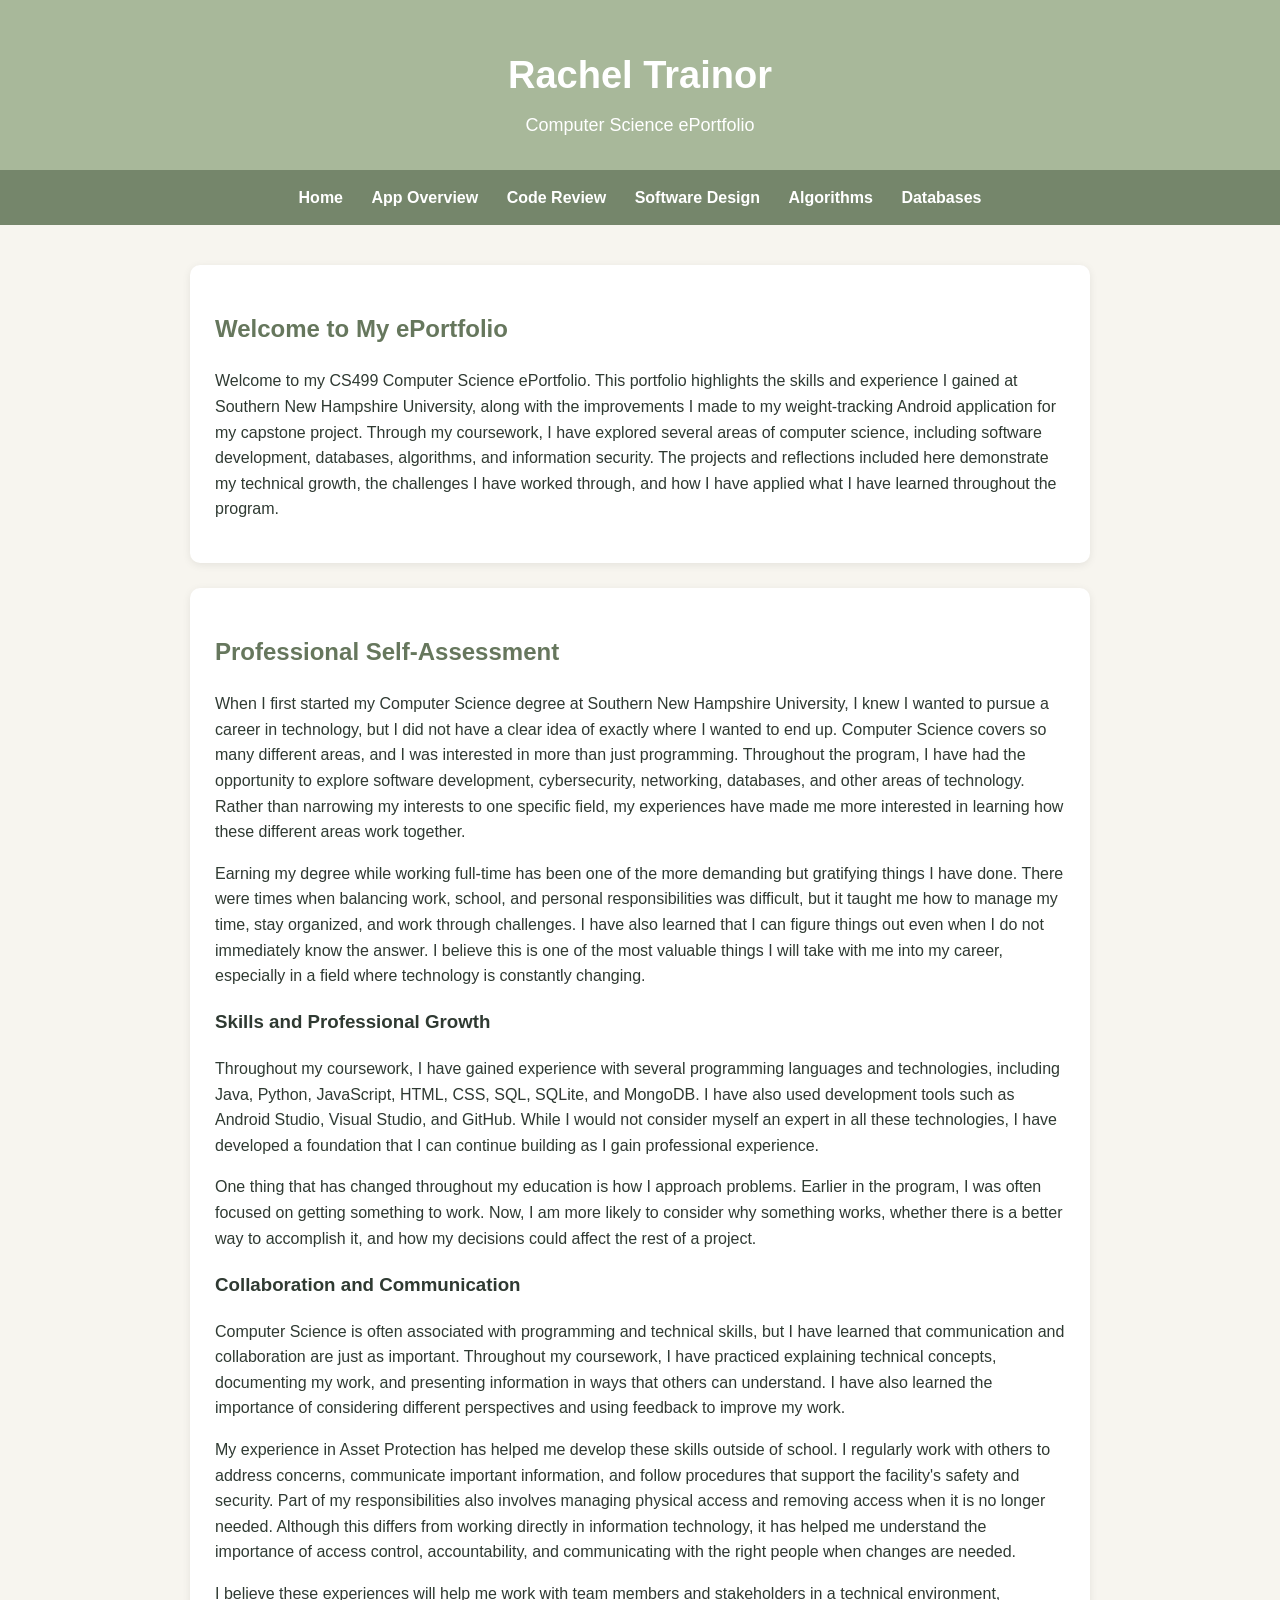
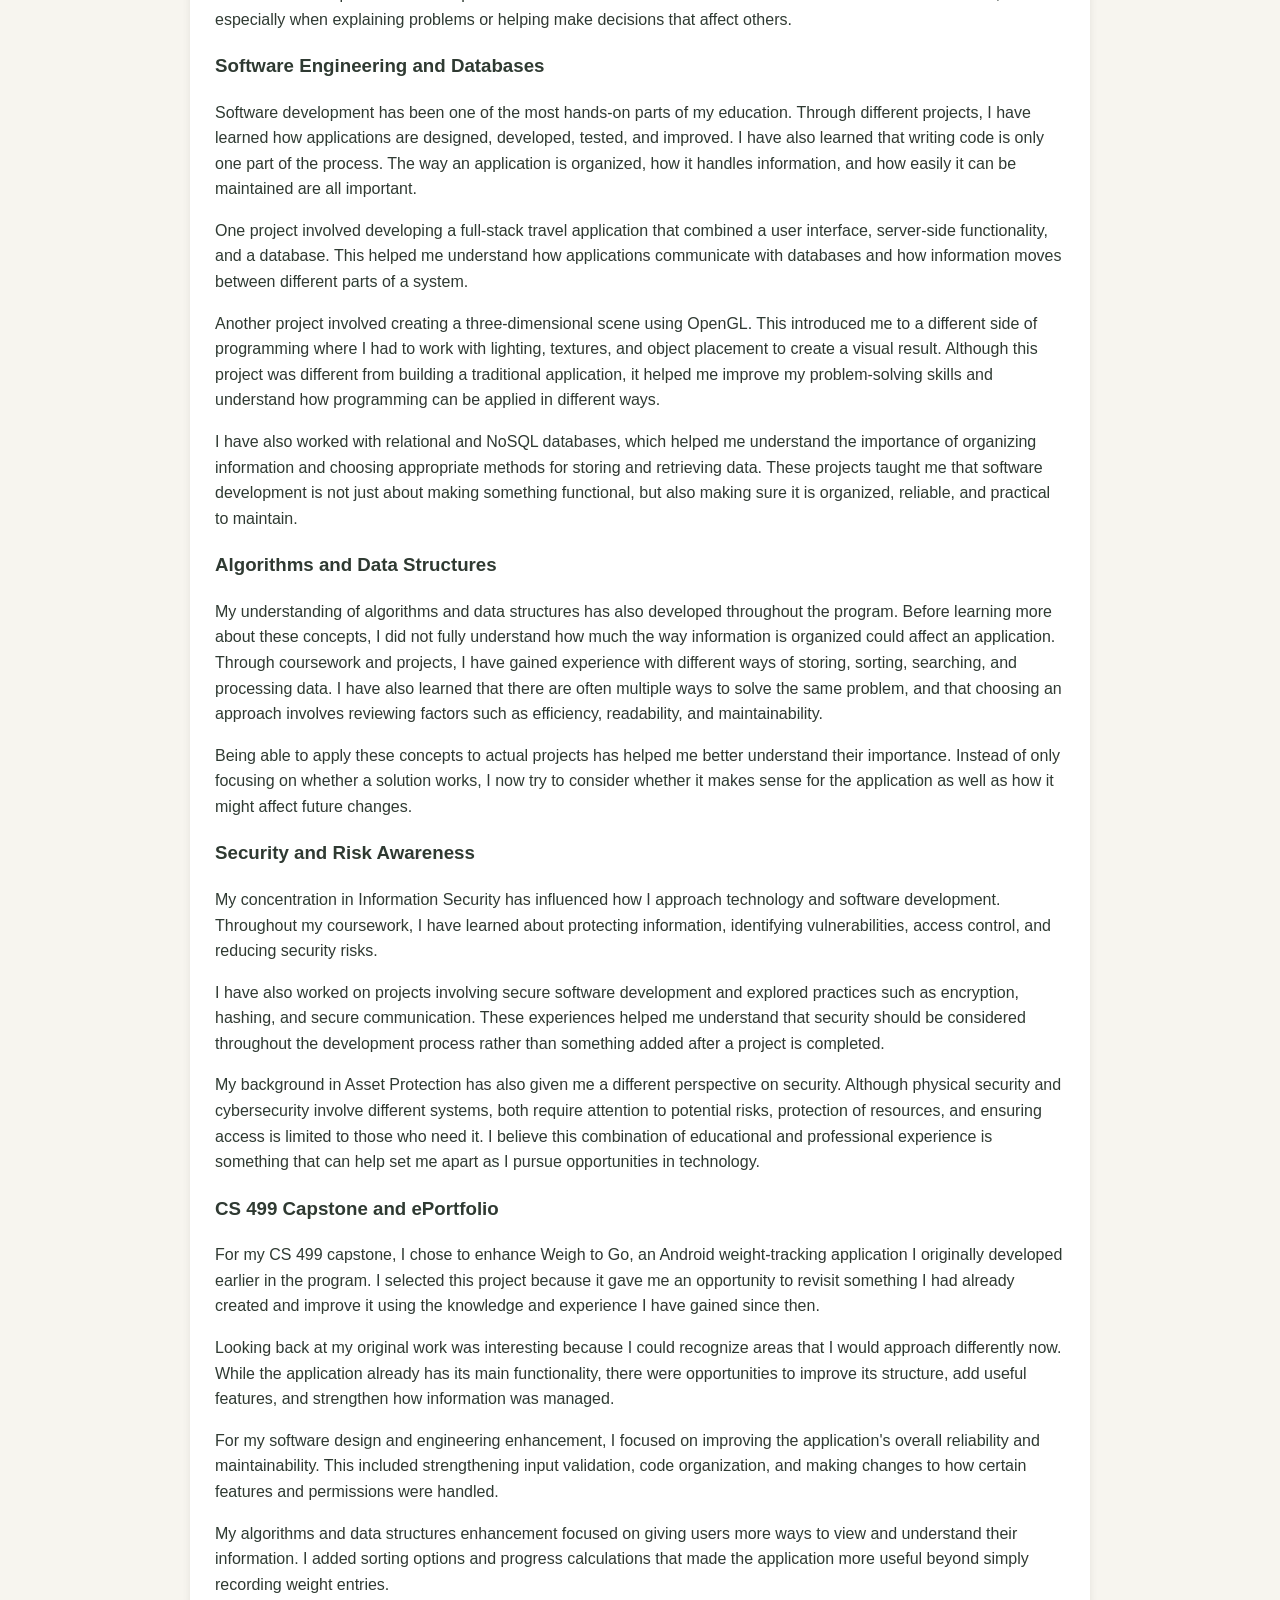
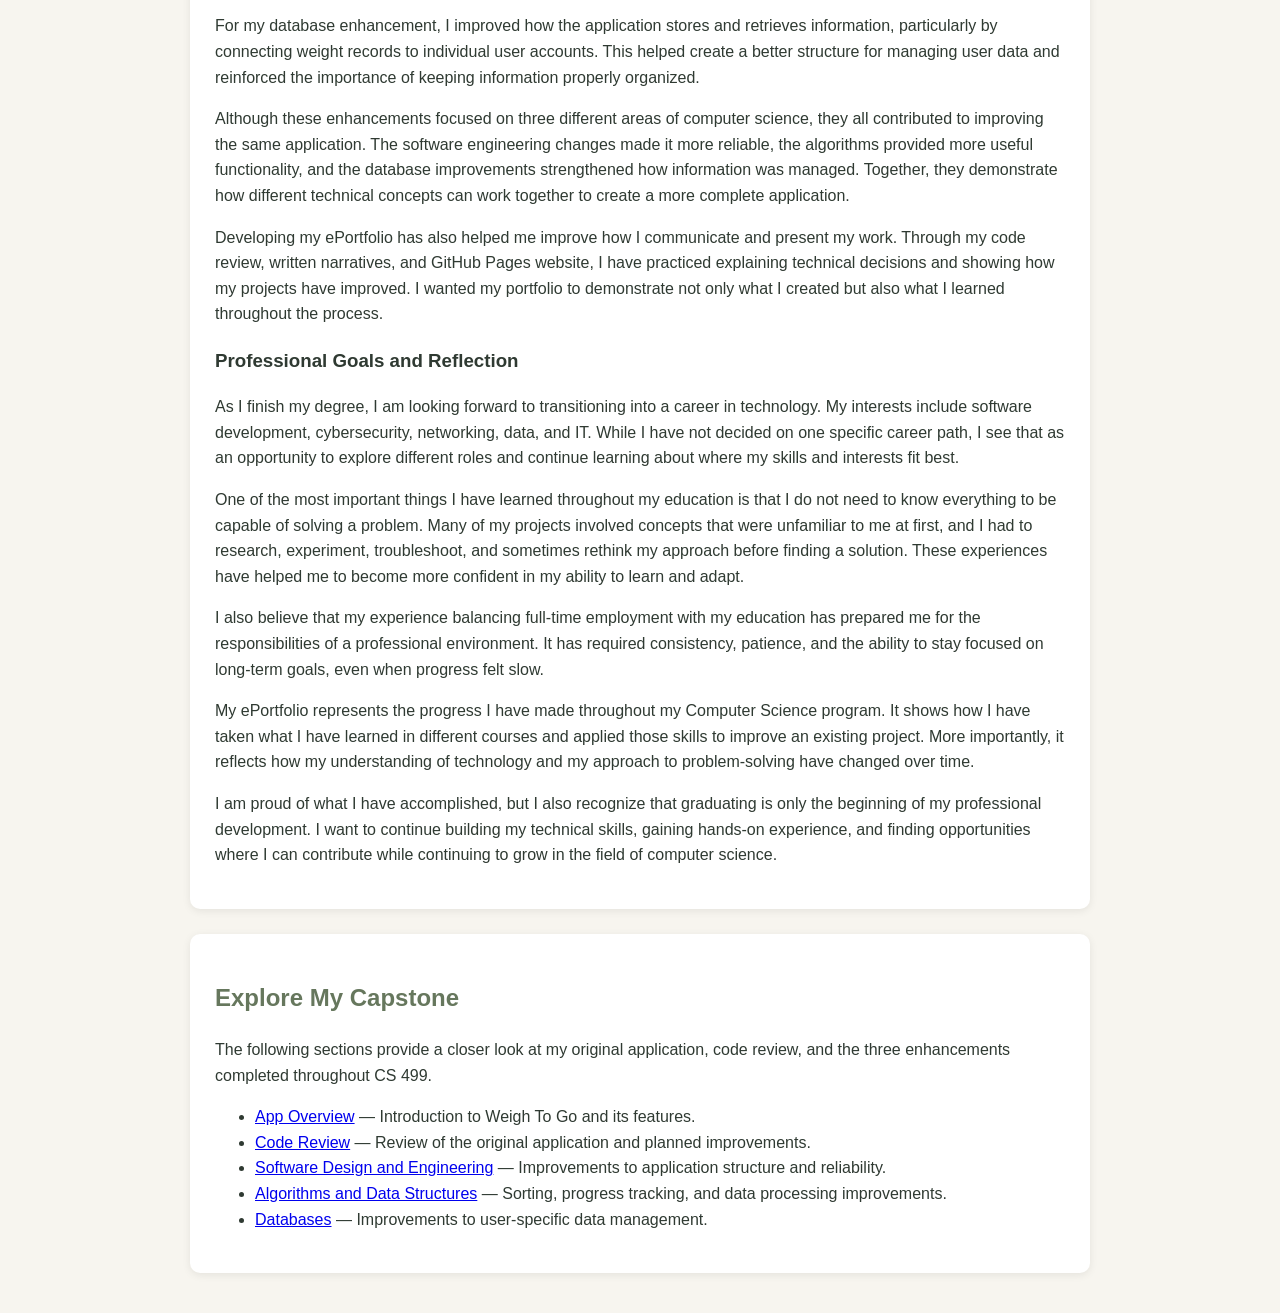
<file: index.html>
<html lang="en">

<head>
    <meta charset="UTF-8">
    <meta name="viewport" content="width=device-width, initial-scale=1.0">

    <meta name="description"
          content="Rachel Trainor's CS 499 Computer Science ePortfolio, showcasing professional growth, technical skills, and capstone enhancements.">

    <title>Rachel Trainor | Computer Science ePortfolio</title>

    <link rel="stylesheet" href="style.css">
</head>

<body>

    <header>
        <h1>Rachel Trainor</h1>
        <p>Computer Science ePortfolio</p>
    </header>

    <nav aria-label="Main navigation">
        <a href="index.html" aria-current="page">Home</a>
        <a href="app-overview.html">App Overview</a>
        <a href="code-review.html">Code Review</a>
        <a href="software-design.html">Software Design</a>
        <a href="algorithms.html">Algorithms</a>
        <a href="databases.html">Databases</a>
    </nav>

    <main>

        <!-- WELCOME -->

        <section class="card">
            <h2>Welcome to My ePortfolio</h2>

            <p>
                Welcome to my CS499 Computer Science ePortfolio.
                This portfolio highlights the skills and experience
                I gained at Southern New Hampshire University,
                along with the improvements I made to my
                weight-tracking Android application for my capstone project.
                Through my coursework, I have explored several areas
                of computer science, including software development,
                databases, algorithms, and information security.
                The projects and reflections included here demonstrate
                my technical growth, the challenges I have worked through,
                and how I have applied what I have learned throughout
                the program.
            </p>
        </section>


        <!-- PROFESSIONAL SELF-ASSESSMENT -->

        <section class="card">

            <h2>Professional Self-Assessment</h2>

            <p>
                When I first started my Computer Science degree at
                Southern New Hampshire University, I knew I wanted
                to pursue a career in technology, but I did not have
                a clear idea of exactly where I wanted to end up.
                Computer Science covers so many different areas,
                and I was interested in more than just programming.
                Throughout the program, I have had the opportunity
                to explore software development, cybersecurity,
                networking, databases, and other areas of technology.
                Rather than narrowing my interests to one specific field,
                my experiences have made me more interested in learning
                how these different areas work together.
            </p>

            <p>
                Earning my degree while working full-time has been
                one of the more demanding but gratifying things I have done.
                There were times when balancing work, school, and personal
                responsibilities was difficult, but it taught me how to
                manage my time, stay organized, and work through challenges.
                I have also learned that I can figure things out even when
                I do not immediately know the answer. I believe this is
                one of the most valuable things I will take with me into
                my career, especially in a field where technology is
                constantly changing.
            </p>

            <h3>Skills and Professional Growth</h3>

            <p>
                Throughout my coursework, I have gained experience
                with several programming languages and technologies,
                including Java, Python, JavaScript, HTML, CSS, SQL,
                SQLite, and MongoDB. I have also used development tools
                such as Android Studio, Visual Studio, and GitHub.
                While I would not consider myself an expert in all
                these technologies, I have developed a foundation
                that I can continue building as I gain professional
                experience.
            </p>

            <p>
                One thing that has changed throughout my education
                is how I approach problems. Earlier in the program,
                I was often focused on getting something to work.
                Now, I am more likely to consider why something works,
                whether there is a better way to accomplish it,
                and how my decisions could affect the rest of a project.
            </p>

            <h3>Collaboration and Communication</h3>

            <p>
                Computer Science is often associated with programming
                and technical skills, but I have learned that communication
                and collaboration are just as important. Throughout my
                coursework, I have practiced explaining technical concepts,
                documenting my work, and presenting information in ways
                that others can understand. I have also learned the
                importance of considering different perspectives and
                using feedback to improve my work.
            </p>

            <p>
                My experience in Asset Protection has helped me develop
                these skills outside of school. I regularly work with
                others to address concerns, communicate important information,
                and follow procedures that support the facility's safety
                and security. Part of my responsibilities also involves
                managing physical access and removing access when it is
                no longer needed. Although this differs from working
                directly in information technology, it has helped me
                understand the importance of access control, accountability,
                and communicating with the right people when changes
                are needed.
            </p>

            <p>
                I believe these experiences will help me work with
                team members and stakeholders in a technical environment,
                especially when explaining problems or helping make
                decisions that affect others.
            </p>

            <h3>Software Engineering and Databases</h3>

            <p>
                Software development has been one of the most hands-on
                parts of my education. Through different projects,
                I have learned how applications are designed, developed,
                tested, and improved. I have also learned that writing
                code is only one part of the process. The way an
                application is organized, how it handles information,
                and how easily it can be maintained are all important.
            </p>

            <p>
                One project involved developing a full-stack travel
                application that combined a user interface,
                server-side functionality, and a database.
                This helped me understand how applications communicate
                with databases and how information moves between
                different parts of a system.
            </p>

            <p>
                Another project involved creating a three-dimensional
                scene using OpenGL. This introduced me to a different
                side of programming where I had to work with lighting,
                textures, and object placement to create a visual result.
                Although this project was different from building
                a traditional application, it helped me improve my
                problem-solving skills and understand how programming
                can be applied in different ways.
            </p>

            <p>
                I have also worked with relational and NoSQL databases,
                which helped me understand the importance of organizing
                information and choosing appropriate methods for storing
                and retrieving data. These projects taught me that
                software development is not just about making something
                functional, but also making sure it is organized,
                reliable, and practical to maintain.
            </p>

            <h3>Algorithms and Data Structures</h3>

            <p>
                My understanding of algorithms and data structures
                has also developed throughout the program.
                Before learning more about these concepts,
                I did not fully understand how much the way
                information is organized could affect an application.
                Through coursework and projects, I have gained
                experience with different ways of storing, sorting,
                searching, and processing data. I have also learned
                that there are often multiple ways to solve the same
                problem, and that choosing an approach involves
                reviewing factors such as efficiency, readability,
                and maintainability.
            </p>

            <p>
                Being able to apply these concepts to actual projects
                has helped me better understand their importance.
                Instead of only focusing on whether a solution works,
                I now try to consider whether it makes sense for
                the application as well as how it might affect
                future changes.
            </p>

            <h3>Security and Risk Awareness</h3>

            <p>
                My concentration in Information Security has influenced
                how I approach technology and software development.
                Throughout my coursework, I have learned about
                protecting information, identifying vulnerabilities,
                access control, and reducing security risks.
            </p>

            <p>
                I have also worked on projects involving secure
                software development and explored practices such
                as encryption, hashing, and secure communication.
                These experiences helped me understand that security
                should be considered throughout the development process
                rather than something added after a project is completed.
            </p>

            <p>
                My background in Asset Protection has also given
                me a different perspective on security.
                Although physical security and cybersecurity involve
                different systems, both require attention to potential
                risks, protection of resources, and ensuring access
                is limited to those who need it. I believe this
                combination of educational and professional experience
                is something that can help set me apart as I pursue
                opportunities in technology.
            </p>

            <h3>CS 499 Capstone and ePortfolio</h3>

            <p>
                For my CS 499 capstone, I chose to enhance Weigh to Go,
                an Android weight-tracking application I originally
                developed earlier in the program. I selected this
                project because it gave me an opportunity to revisit
                something I had already created and improve it using
                the knowledge and experience I have gained since then.
            </p>

            <p>
                Looking back at my original work was interesting
                because I could recognize areas that I would approach
                differently now. While the application already has
                its main functionality, there were opportunities
                to improve its structure, add useful features,
                and strengthen how information was managed.
            </p>

            <p>
                For my software design and engineering enhancement,
                I focused on improving the application's overall
                reliability and maintainability. This included
                strengthening input validation, code organization,
                and making changes to how certain features
                and permissions were handled.
            </p>

            <p>
                My algorithms and data structures enhancement focused
                on giving users more ways to view and understand
                their information. I added sorting options and
                progress calculations that made the application
                more useful beyond simply recording weight entries.
            </p>

            <p>
                For my database enhancement, I improved how the
                application stores and retrieves information,
                particularly by connecting weight records to
                individual user accounts. This helped create
                a better structure for managing user data and
                reinforced the importance of keeping information
                properly organized.
            </p>

            <p>
                Although these enhancements focused on three different
                areas of computer science, they all contributed to
                improving the same application. The software engineering
                changes made it more reliable, the algorithms provided
                more useful functionality, and the database improvements
                strengthened how information was managed. Together,
                they demonstrate how different technical concepts
                can work together to create a more complete application.
            </p>

            <p>
                Developing my ePortfolio has also helped me improve
                how I communicate and present my work. Through my
                code review, written narratives, and GitHub Pages website,
                I have practiced explaining technical decisions and
                showing how my projects have improved. I wanted my
                portfolio to demonstrate not only what I created
                but also what I learned throughout the process.
            </p>

            <h3>Professional Goals and Reflection</h3>

            <p>
                As I finish my degree, I am looking forward to
                transitioning into a career in technology.
                My interests include software development,
                cybersecurity, networking, data, and IT.
                While I have not decided on one specific career path,
                I see that as an opportunity to explore different
                roles and continue learning about where my skills
                and interests fit best.
            </p>

            <p>
                One of the most important things I have learned
                throughout my education is that I do not need to
                know everything to be capable of solving a problem.
                Many of my projects involved concepts that were
                unfamiliar to me at first, and I had to research,
                experiment, troubleshoot, and sometimes rethink
                my approach before finding a solution.
                These experiences have helped me to become more
                confident in my ability to learn and adapt.
            </p>

            <p>
                I also believe that my experience balancing full-time
                employment with my education has prepared me for
                the responsibilities of a professional environment.
                It has required consistency, patience, and the
                ability to stay focused on long-term goals,
                even when progress felt slow.
            </p>

            <p>
                My ePortfolio represents the progress I have made
                throughout my Computer Science program.
                It shows how I have taken what I have learned
                in different courses and applied those skills
                to improve an existing project. More importantly,
                it reflects how my understanding of technology
                and my approach to problem-solving have changed
                over time.
            </p>

            <p>
                I am proud of what I have accomplished, but I also
                recognize that graduating is only the beginning
                of my professional development. I want to continue
                building my technical skills, gaining hands-on
                experience, and finding opportunities where I can
                contribute while continuing to grow in the field
                of computer science.
            </p>

        </section>


        <!-- EXPLORE THE PORTFOLIO -->

        <section class="card">

            <h2>Explore My Capstone</h2>

            <p>
                The following sections provide a closer look at my
                original application, code review, and the three
                enhancements completed throughout CS 499.
            </p>

            <ul>
                <li>
                    <a href="app-overview.html">App Overview</a>
                    — Introduction to Weigh To Go and its features.
                </li>

                <li>
                    <a href="code-review.html">Code Review</a>
                    — Review of the original application and planned improvements.
                </li>

                <li>
                    <a href="software-design.html">Software Design and Engineering</a>
                    — Improvements to application structure and reliability.
                </li>

                <li>
                    <a href="algorithms.html">Algorithms and Data Structures</a>
                    — Sorting, progress tracking, and data processing improvements.
                </li>

                <li>
                    <a href="databases.html">Databases</a>
                    — Improvements to user-specific data management.
                </li>
            </ul>

        </section>

    </main>

</body>
</html>
</file>
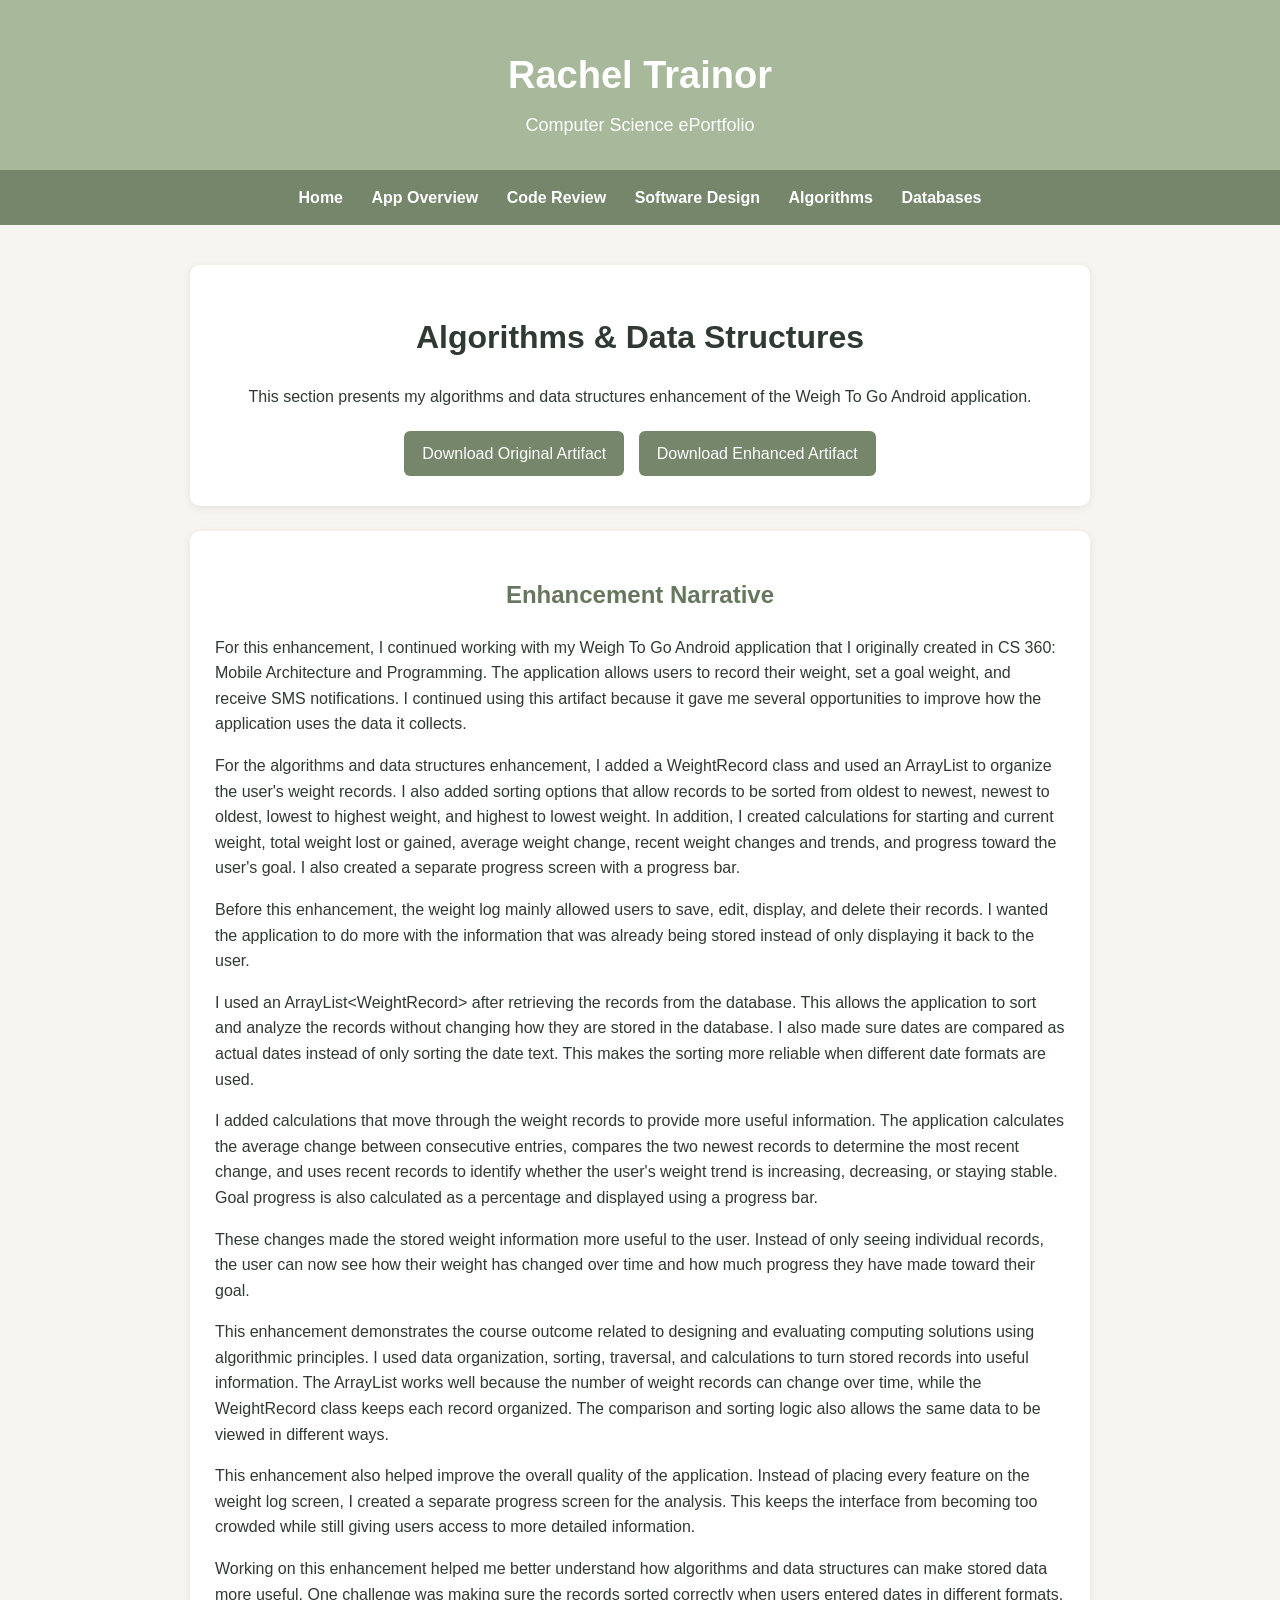
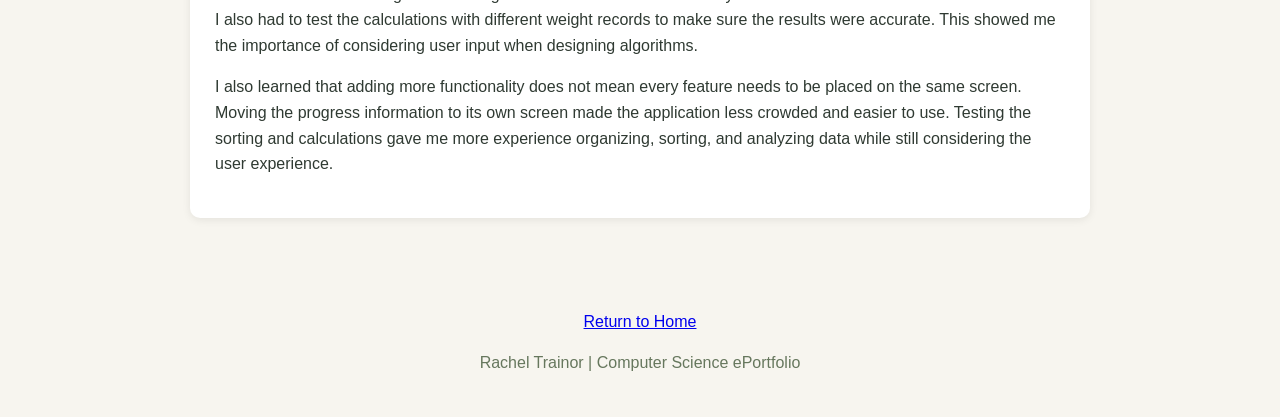
<file: algorithms.html>
<!DOCTYPE html>
<html lang="en">

<head>
    <meta charset="UTF-8">
    <meta name="viewport" content="width=device-width, initial-scale=1.0">

    <title>Algorithms & Data Structures | Rachel Trainor</title>

    <link rel="stylesheet" href="style.css">
</head>

<body>

    <header>
        <h1>Rachel Trainor</h1>
        <p>Computer Science ePortfolio</p>
    </header>

    <nav>
        <a href="index.html">Home</a>
        <a href="app-overview.html">App Overview</a>
        <a href="code-review.html">Code Review</a>
        <a href="software-design.html">Software Design</a>
        <a href="algorithms.html">Algorithms</a>
        <a href="databases.html">Databases</a>
    </nav>

    <main>

        <!-- Page Introduction -->

        <div class="card" style="text-align: center;">

            <h1>Algorithms & Data Structures</h1>

            <p>
                This section presents my algorithms and data structures
                enhancement of the Weigh To Go Android application.
            </p>

            <a class="button"
               href="artifacts/WeighToGo_Original.zip"
               download>
                Download Original Artifact
            </a>

            <a class="button"
               href="artifacts/WeighToGo_AlgorithmsEnhanced.zip"
               download>
                Download Enhanced Artifact
            </a>

        </div>


        <!-- Enhancement Narrative -->

        <div class="card">

            <h2 style="text-align: center;">Enhancement Narrative</h2>

            <p>
                For this enhancement, I continued working with my Weigh To Go
                Android application that I originally created in CS 360: Mobile
                Architecture and Programming. The application allows users to
                record their weight, set a goal weight, and receive SMS
                notifications. I continued using this artifact because it gave
                me several opportunities to improve how the application uses the
                data it collects.
            </p>

            <p>
                For the algorithms and data structures enhancement, I added a
                WeightRecord class and used an ArrayList to organize the user's
                weight records. I also added sorting options that allow records
                to be sorted from oldest to newest, newest to oldest, lowest to
                highest weight, and highest to lowest weight. In addition, I
                created calculations for starting and current weight, total
                weight lost or gained, average weight change, recent weight
                changes and trends, and progress toward the user's goal. I also
                created a separate progress screen with a progress bar.
            </p>

            <p>
                Before this enhancement, the weight log mainly allowed users to
                save, edit, display, and delete their records. I wanted the
                application to do more with the information that was already
                being stored instead of only displaying it back to the user.
            </p>

            <p>
                I used an ArrayList&lt;WeightRecord&gt; after retrieving the
                records from the database. This allows the application to sort
                and analyze the records without changing how they are stored in
                the database. I also made sure dates are compared as actual
                dates instead of only sorting the date text. This makes the
                sorting more reliable when different date formats are used.
            </p>

            <p>
                I added calculations that move through the weight records to
                provide more useful information. The application calculates the
                average change between consecutive entries, compares the two
                newest records to determine the most recent change, and uses
                recent records to identify whether the user's weight trend is
                increasing, decreasing, or staying stable. Goal progress is also
                calculated as a percentage and displayed using a progress bar.
            </p>

            <p>
                These changes made the stored weight information more useful to
                the user. Instead of only seeing individual records, the user can
                now see how their weight has changed over time and how much
                progress they have made toward their goal.
            </p>

            <p>
                This enhancement demonstrates the course outcome related to
                designing and evaluating computing solutions using algorithmic
                principles. I used data organization, sorting, traversal, and
                calculations to turn stored records into useful information.
                The ArrayList works well because the number of weight records can
                change over time, while the WeightRecord class keeps each record
                organized. The comparison and sorting logic also allows the same
                data to be viewed in different ways.
            </p>

            <p>
                This enhancement also helped improve the overall quality of the
                application. Instead of placing every feature on the weight log
                screen, I created a separate progress screen for the analysis.
                This keeps the interface from becoming too crowded while still
                giving users access to more detailed information.
            </p>

            <p>
                Working on this enhancement helped me better understand how
                algorithms and data structures can make stored data more useful.
                One challenge was making sure the records sorted correctly when
                users entered dates in different formats. I also had to test the
                calculations with different weight records to make sure the
                results were accurate. This showed me the importance of
                considering user input when designing algorithms.
            </p>

            <p>
                I also learned that adding more functionality does not mean every
                feature needs to be placed on the same screen. Moving the
                progress information to its own screen made the application less
                crowded and easier to use. Testing the sorting and calculations
                gave me more experience organizing, sorting, and analyzing data
                while still considering the user experience.
            </p>

        </div>

    </main>


    <footer>

        <p>
            <a href="index.html">Return to Home</a>
        </p>

        <p>Rachel Trainor | Computer Science ePortfolio</p>

    </footer>

</body>

</html>
</file>
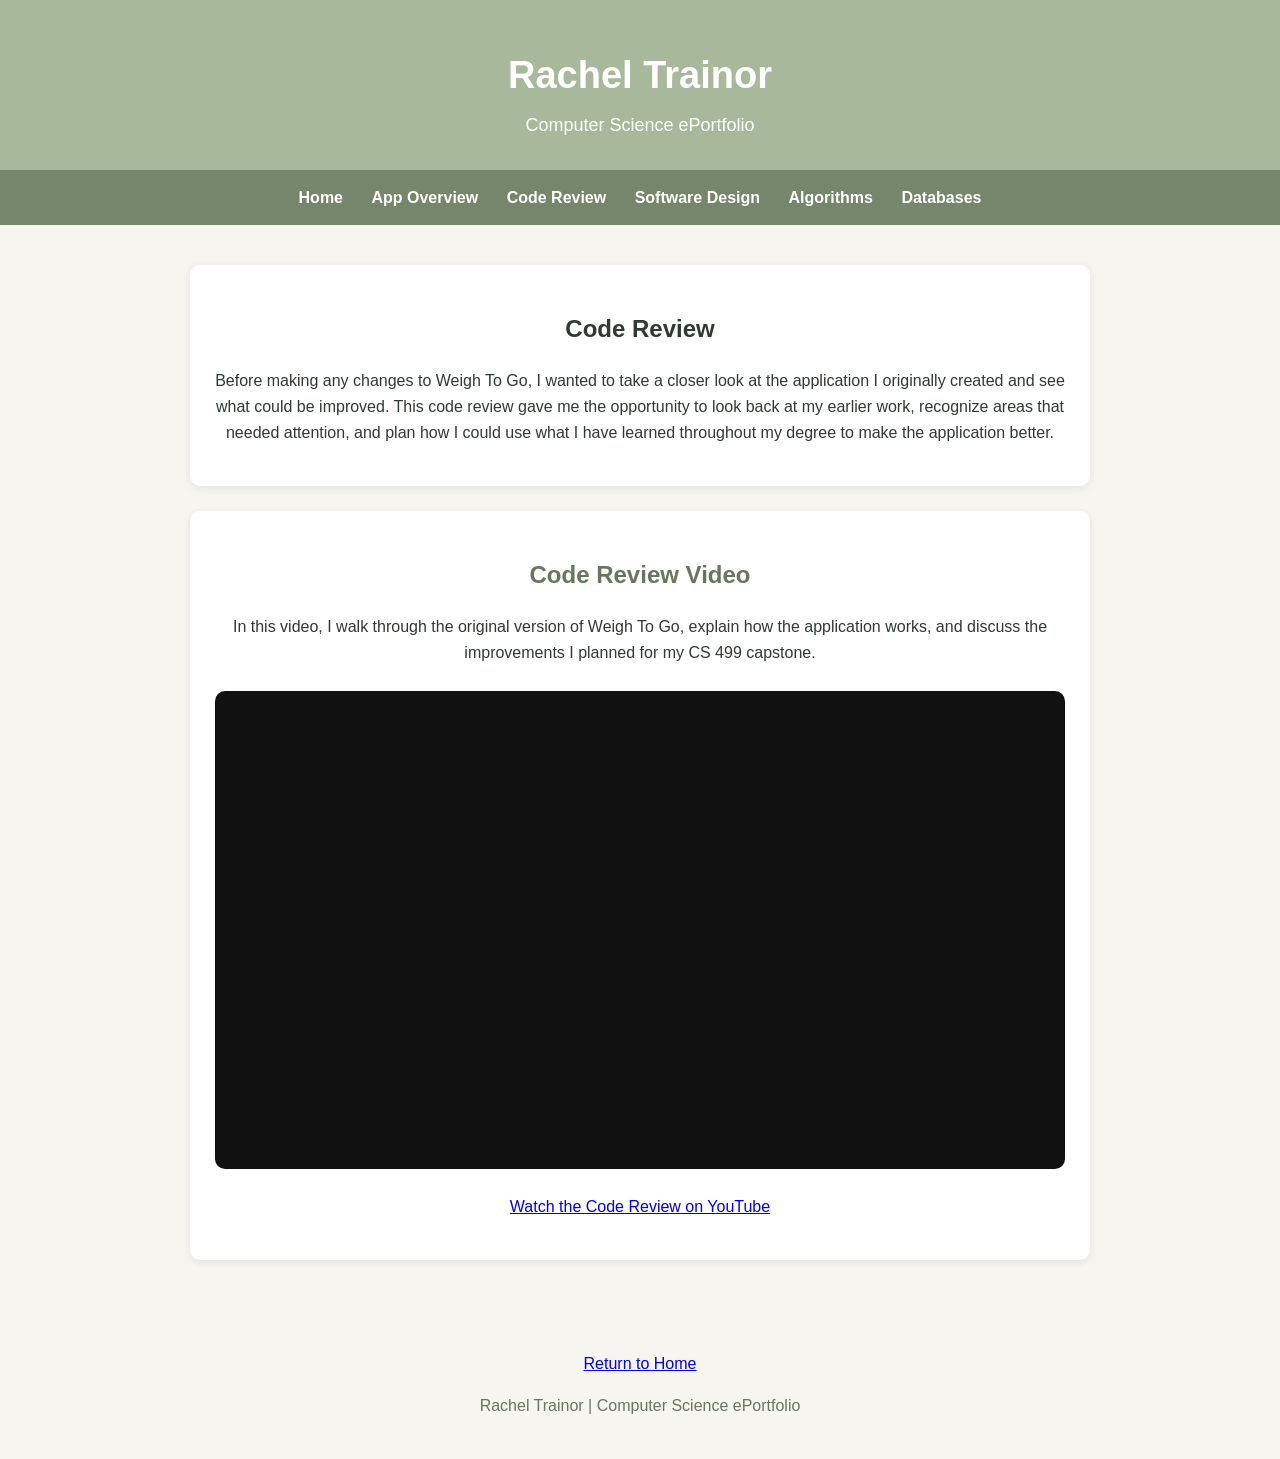
<file: code-review.html>
<!DOCTYPE html>
<html lang="en">

<head>
    <meta charset="UTF-8">
    <meta name="viewport" content="width=device-width, initial-scale=1.0">

    <title>Code Review | Rachel Trainor</title>

    <link rel="stylesheet" href="style.css">
</head>

<body>

    <header>
        <h1>Rachel Trainor</h1>
        <p>Computer Science ePortfolio</p>
    </header>

    <nav aria-label="Main navigation">
        <a href="index.html">Home</a>
        <a href="app-overview.html">App Overview</a>
        <a href="code-review.html" aria-current="page">Code Review</a>
        <a href="software-design.html">Software Design</a>
        <a href="algorithms.html">Algorithms</a>
        <a href="databases.html">Databases</a>
    </nav>

    <main>

        <!-- INTRODUCTION -->

        <section class="card" style="text-align: center;">

            <h1>Code Review</h1>

            <p>
                Before making any changes to Weigh To Go, I wanted
                to take a closer look at the application I originally
                created and see what could be improved. This code
                review gave me the opportunity to look back at my
                earlier work, recognize areas that needed attention,
                and plan how I could use what I have learned
                throughout my degree to make the application better.
            </p>

        </section>


        <!-- VIDEO -->

        <section class="card" style="text-align: center;">

            <h2>Code Review Video</h2>

            <p>
                In this video, I walk through the original version
                of Weigh To Go, explain how the application works,
                and discuss the improvements I planned for my
                CS 499 capstone.
            </p>

            <div style="
                position: relative;
                width: 100%;
                max-width: 850px;
                aspect-ratio: 16 / 9;
                margin: 25px auto;
                overflow: hidden;
                border-radius: 10px;
                background-color: #111;
            ">

                <iframe
                    src="https://www.youtube-nocookie.com/embed/kY4izP7ihfk"
                    title="CS 499 Weigh To Go Code Review"
                    style="
                        position: absolute;
                        top: 0;
                        left: 0;
                        width: 100%;
                        height: 100%;
                        border: none;
                    "
                    allow="accelerometer; autoplay; clipboard-write; encrypted-media; gyroscope; picture-in-picture; web-share"
                    referrerpolicy="strict-origin-when-cross-origin"
                    allowfullscreen
                    loading="lazy">
                </iframe>

            </div>

            <p>
                <a href="https://youtu.be/kY4izP7ihfk"
                   target="_blank"
                   rel="noopener noreferrer">
                    Watch the Code Review on YouTube
                </a>
            </p>

        </section>

    </main>

    <footer>
        <p>
            <a href="index.html">Return to Home</a>
        </p>

        <p>Rachel Trainor | Computer Science ePortfolio</p>
    </footer>

</body>
</html>
</file>
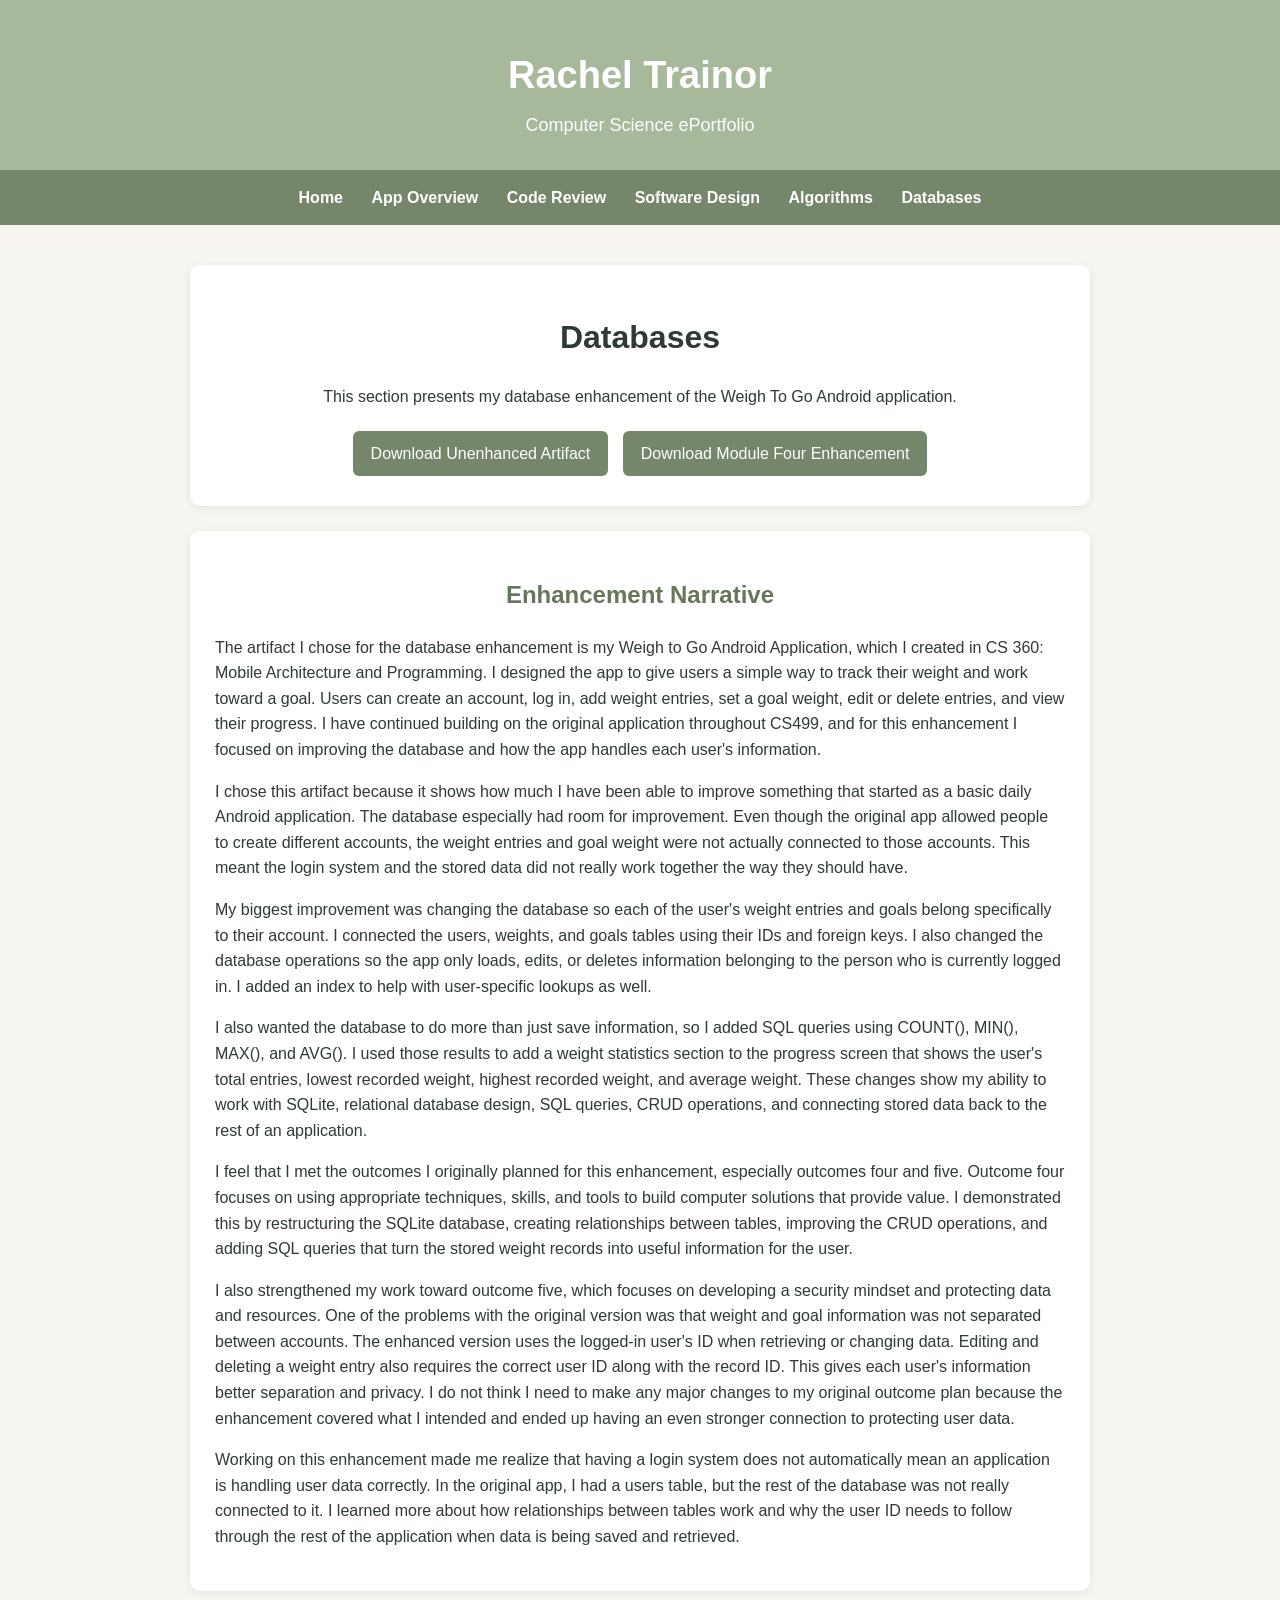
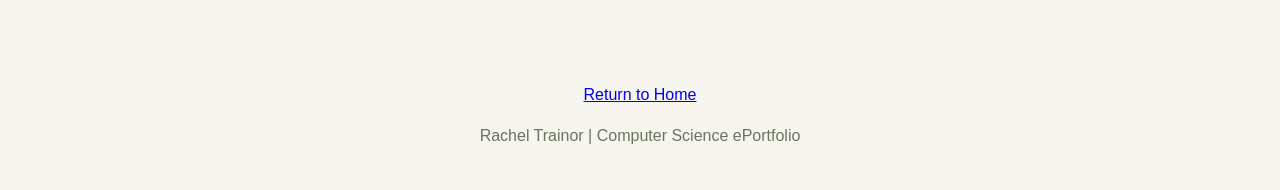
<file: databases.html>
<!DOCTYPE html>
<html lang="en">

<head>
    <meta charset="UTF-8">
    <meta name="viewport" content="width=device-width, initial-scale=1.0">

    <title>Databases | Rachel Trainor</title>

    <link rel="stylesheet" href="style.css">
</head>

<body>

    <header>
        <h1>Rachel Trainor</h1>
        <p>Computer Science ePortfolio</p>
    </header>

    <nav>
        <a href="index.html">Home</a>
        <a href="app-overview.html">App Overview</a>
        <a href="code-review.html">Code Review</a>
        <a href="software-design.html">Software Design</a>
        <a href="algorithms.html">Algorithms</a>
        <a href="databases.html">Databases</a>
    </nav>

    <main>

        <!-- Page Introduction -->

        <div class="card" style="text-align: center;">

            <h1>Databases</h1>

            <p>
                This section presents my database enhancement of the
                Weigh To Go Android application.
            </p>

            <a class="button"
               href="artifacts/WeighToGo_Original.zip"
               download>
                Download Unenhanced Artifact
            </a>

            <a class="button"
               href="artifacts/CS499_Milestone4.zip"
               download>
                Download Module Four Enhancement
            </a>

        </div>


        <!-- Enhancement Narrative -->

        <div class="card">

            <h2 style="text-align: center;">
                Enhancement Narrative
            </h2>

            <p>
                The artifact I chose for the database enhancement is
                my Weigh to Go Android Application, which I created
                in CS 360: Mobile Architecture and Programming.
                I designed the app to give users a simple way to
                track their weight and work toward a goal. Users
                can create an account, log in, add weight entries,
                set a goal weight, edit or delete entries, and
                view their progress. I have continued building on
                the original application throughout CS499, and for
                this enhancement I focused on improving the database
                and how the app handles each user's information.
            </p>

            <p>
                I chose this artifact because it shows how much I
                have been able to improve something that started
                as a basic daily Android application. The database
                especially had room for improvement. Even though
                the original app allowed people to create different
                accounts, the weight entries and goal weight were
                not actually connected to those accounts. This
                meant the login system and the stored data did not
                really work together the way they should have.
            </p>

            <p>
                My biggest improvement was changing the database
                so each of the user's weight entries and goals
                belong specifically to their account. I connected
                the users, weights, and goals tables using their
                IDs and foreign keys. I also changed the database
                operations so the app only loads, edits, or deletes
                information belonging to the person who is currently
                logged in. I added an index to help with
                user-specific lookups as well.
            </p>

            <p>
                I also wanted the database to do more than just
                save information, so I added SQL queries using
                COUNT(), MIN(), MAX(), and AVG(). I used those
                results to add a weight statistics section to
                the progress screen that shows the user's total
                entries, lowest recorded weight, highest recorded
                weight, and average weight. These changes show
                my ability to work with SQLite, relational
                database design, SQL queries, CRUD operations,
                and connecting stored data back to the rest
                of an application.
            </p>

            <p>
                I feel that I met the outcomes I originally planned
                for this enhancement, especially outcomes four and
                five. Outcome four focuses on using appropriate
                techniques, skills, and tools to build computer
                solutions that provide value. I demonstrated this
                by restructuring the SQLite database, creating
                relationships between tables, improving the CRUD
                operations, and adding SQL queries that turn the
                stored weight records into useful information
                for the user.
            </p>

            <p>
                I also strengthened my work toward outcome five,
                which focuses on developing a security mindset
                and protecting data and resources. One of the
                problems with the original version was that
                weight and goal information was not separated
                between accounts. The enhanced version uses the
                logged-in user's ID when retrieving or changing
                data. Editing and deleting a weight entry also
                requires the correct user ID along with the
                record ID. This gives each user's information
                better separation and privacy. I do not think
                I need to make any major changes to my original
                outcome plan because the enhancement covered
                what I intended and ended up having an even
                stronger connection to protecting user data.
            </p>

            <p>
                Working on this enhancement made me realize that
                having a login system does not automatically mean
                an application is handling user data correctly.
                In the original app, I had a users table, but
                the rest of the database was not really connected
                to it. I learned more about how relationships
                between tables work and why the user ID needs
                to follow through the rest of the application
                when data is being saved and retrieved.
            </p>

        </div>

    </main>


    <footer>

        <p>
            <a href="index.html">Return to Home</a>
        </p>

        <p>Rachel Trainor | Computer Science ePortfolio</p>

    </footer>

</body>

</html>


</html>
</file>
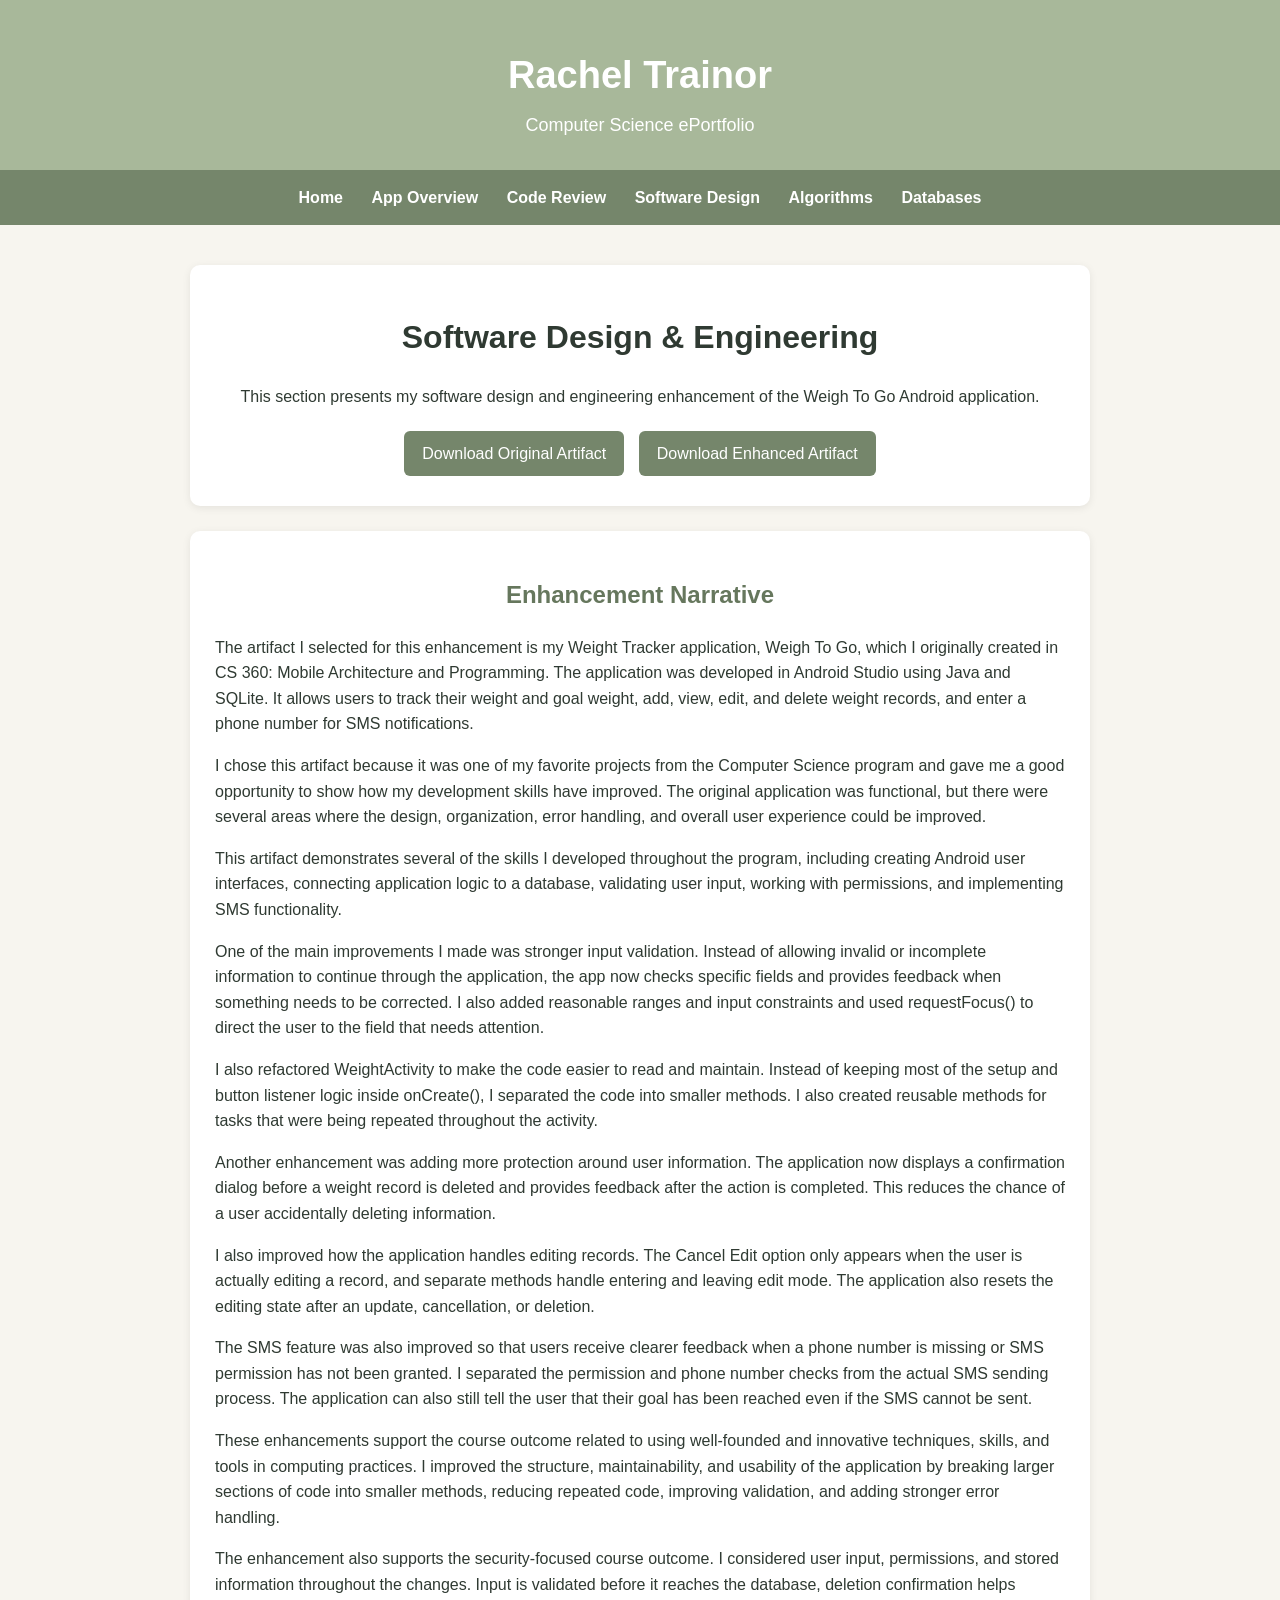
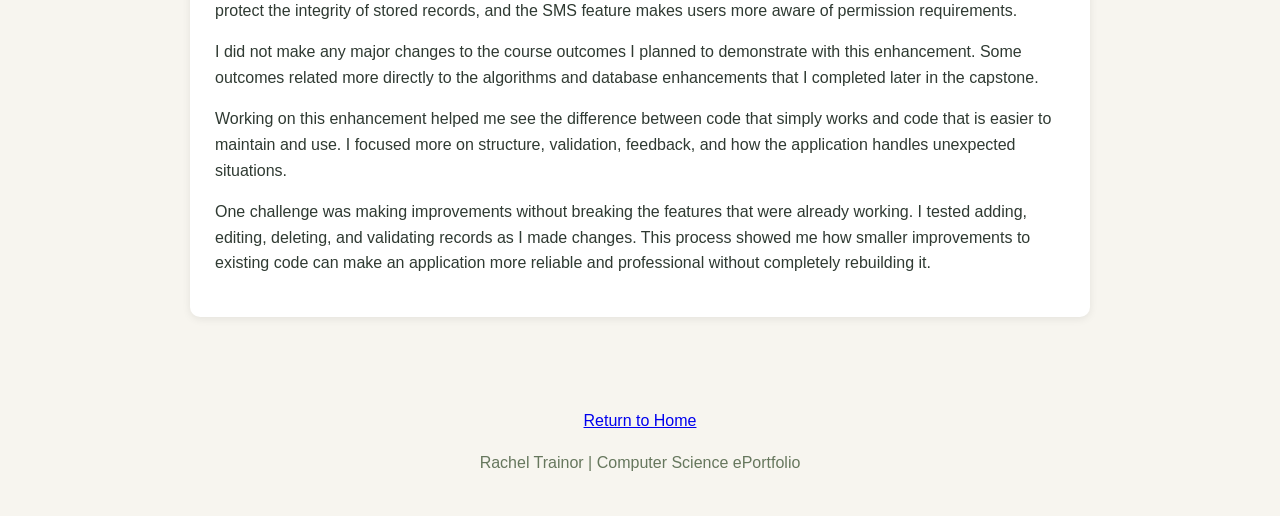
<file: software-design.html>
<!DOCTYPE html>
<html lang="en">

<head>
    <meta charset="UTF-8">
    <meta name="viewport" content="width=device-width, initial-scale=1.0">

    <title>Software Design & Engineering | Rachel Trainor</title>

    <link rel="stylesheet" href="style.css">
</head>

<body>

    <header>
        <h1>Rachel Trainor</h1>
        <p>Computer Science ePortfolio</p>
    </header>

    <nav>
        <a href="index.html">Home</a>
        <a href="app-overview.html">App Overview</a>
        <a href="code-review.html">Code Review</a>
        <a href="software-design.html">Software Design</a>
        <a href="algorithms.html">Algorithms</a>
        <a href="databases.html">Databases</a>
    </nav>

    <main>

        <!-- Page Introduction -->

        <div class="card" style="text-align: center;">

            <h1>Software Design & Engineering</h1>

            <p>
                This section presents my software design and engineering
                enhancement of the Weigh To Go Android application.
            </p>

            <a class="button"
               href="artifacts/WeighToGo_Original.zip"
               download>
                Download Original Artifact
            </a>

            <a class="button"
               href="artifacts/WeighToGo_SoftwareDesignEnhanced.zip"
               download>
                Download Enhanced Artifact
            </a>

        </div>


        <!-- Enhancement Narrative -->

        <div class="card">

            <h2 style="text-align: center;">Enhancement Narrative</h2>

            <p>
                The artifact I selected for this enhancement is my Weight Tracker
                application, Weigh To Go, which I originally created in CS 360:
                Mobile Architecture and Programming. The application was developed
                in Android Studio using Java and SQLite. It allows users to track
                their weight and goal weight, add, view, edit, and delete weight
                records, and enter a phone number for SMS notifications.
            </p>

            <p>
                I chose this artifact because it was one of my favorite projects
                from the Computer Science program and gave me a good opportunity
                to show how my development skills have improved. The original
                application was functional, but there were several areas where
                the design, organization, error handling, and overall user
                experience could be improved.
            </p>

            <p>
                This artifact demonstrates several of the skills I developed
                throughout the program, including creating Android user
                interfaces, connecting application logic to a database,
                validating user input, working with permissions, and implementing
                SMS functionality.
            </p>

            <p>
                One of the main improvements I made was stronger input validation.
                Instead of allowing invalid or incomplete information to continue
                through the application, the app now checks specific fields and
                provides feedback when something needs to be corrected. I also
                added reasonable ranges and input constraints and used
                requestFocus() to direct the user to the field that needs
                attention.
            </p>

            <p>
                I also refactored WeightActivity to make the code easier to read
                and maintain. Instead of keeping most of the setup and button
                listener logic inside onCreate(), I separated the code into
                smaller methods. I also created reusable methods for tasks that
                were being repeated throughout the activity.
            </p>

            <p>
                Another enhancement was adding more protection around user
                information. The application now displays a confirmation dialog
                before a weight record is deleted and provides feedback after
                the action is completed. This reduces the chance of a user
                accidentally deleting information.
            </p>

            <p>
                I also improved how the application handles editing records. The
                Cancel Edit option only appears when the user is actually editing
                a record, and separate methods handle entering and leaving edit
                mode. The application also resets the editing state after an
                update, cancellation, or deletion.
            </p>

            <p>
                The SMS feature was also improved so that users receive clearer
                feedback when a phone number is missing or SMS permission has not
                been granted. I separated the permission and phone number checks
                from the actual SMS sending process. The application can also
                still tell the user that their goal has been reached even if the
                SMS cannot be sent.
            </p>

            <p>
                These enhancements support the course outcome related to using
                well-founded and innovative techniques, skills, and tools in
                computing practices. I improved the structure, maintainability,
                and usability of the application by breaking larger sections of
                code into smaller methods, reducing repeated code, improving
                validation, and adding stronger error handling.
            </p>

            <p>
                The enhancement also supports the security-focused course outcome.
                I considered user input, permissions, and stored information
                throughout the changes. Input is validated before it reaches the
                database, deletion confirmation helps protect the integrity of
                stored records, and the SMS feature makes users more aware of
                permission requirements.
            </p>

            <p>
                I did not make any major changes to the course outcomes I planned
                to demonstrate with this enhancement. Some outcomes related more
                directly to the algorithms and database enhancements that I
                completed later in the capstone.
            </p>

            <p>
                Working on this enhancement helped me see the difference between
                code that simply works and code that is easier to maintain and
                use. I focused more on structure, validation, feedback, and how
                the application handles unexpected situations.
            </p>

            <p>
                One challenge was making improvements without breaking the
                features that were already working. I tested adding, editing,
                deleting, and validating records as I made changes. This process
                showed me how smaller improvements to existing code can make an
                application more reliable and professional without completely
                rebuilding it.
            </p>

        </div>

    </main>


    <footer>

        <p>
            <a href="index.html">Return to Home</a>
        </p>

        <p>Rachel Trainor | Computer Science ePortfolio</p>

    </footer>

</body>

</html>
</file>
<file: style.css>
/* General Page Styling */

body {
    margin: 0;
    font-family: Arial, Helvetica, sans-serif;
    background-color: #f7f5ef;
    color: #2f3a32;
    line-height: 1.6;
}

/* Header */

header {
    background-color: #a8b89a;
    text-align: center;
    padding: 45px 20px 30px;
}

header h1 {
    margin: 0;
    font-size: 38px;
    color: #ffffff;
}

header p {
    margin: 5px 0 0;
    color: #ffffff;
    font-size: 18px;
}

/* Navigation */

nav {
    background-color: #75866b;
    text-align: center;
    padding: 15px;
}

nav a {
    color: white;
    text-decoration: none;
    margin: 0 12px;
    font-weight: bold;
}

nav a:hover {
    text-decoration: underline;
}

/* Main Content */

main {
    max-width: 900px;
    margin: 40px auto;
    padding: 0 25px;
}

h2 {
    color: #66775d;
}

/* Content Cards */

.card {
    background-color: white;
    padding: 25px;
    margin: 25px 0;
    border-radius: 10px;
    box-shadow: 0 2px 8px rgba(0, 0, 0, 0.08);
}

/* Standard Buttons */

.button {
    display: inline-block;
    background-color: #75866b;
    color: white;
    padding: 10px 18px;
    margin: 5px;
    text-decoration: none;
    border-radius: 6px;
}

.button:hover {
    background-color: #5f7057;
}

/* Final Enhanced Application Download Button */

.download-button {
    display: inline-block;
    background-color: #75866b;
    color: #ffffff;
    padding: 12px 24px;
    margin-top: 15px;
    text-decoration: none;
    border-radius: 6px;
    font-weight: bold;
    transition: background-color 0.2s ease;
}

.download-button:hover {
    background-color: #5f7057;
    color: #ffffff;
}

/* Footer */

footer {
    text-align: center;
    padding: 25px;
    margin-top: 50px;
    color: #66775d;
}

/* Hide Unnecessary Markdown Title */

.markdown-body > h1:first-of-type {
    display: none;
}

/* App Overview Feature Cards */

.feature-card {
    display: flex;
    align-items: center;
    gap: 35px;
}

/* Feature Image Container */

.feature-image {
    width: 250px;
    flex-shrink: 0;
    text-align: center;
}

/* Feature Screenshots */

.feature-image img {
    width: 100%;
    max-width: 250px;
    height: auto;
    border-radius: 10px;
}

.feature-screenshot {
    width: 100%;
    max-width: 230px;
    height: auto;
    border-radius: 10px;
    border: 1px solid #e5e5e5;
    box-shadow: 0 3px 10px rgba(0, 0, 0, 0.08);
}

/* Image Placeholders */

.image-placeholder {
    width: 220px;
    height: 350px;
    background-color: #f0f0eb;
    border: 2px dashed #a8b89a;
    border-radius: 10px;
    display: flex;
    align-items: center;
    justify-content: center;
    color: #66775d;
    margin: auto;
}

/* Feature Descriptions */

.feature-description {
    flex: 1;
    min-width: 0;
}

/* Mobile Layout */

@media (max-width: 700px) {

    /* Adjust main content spacing */

    main {
        margin: 25px auto;
        padding: 0 15px;
    }

    /* Stack feature screenshots and descriptions */

    .feature-card {
        flex-direction: column;
        text-align: center;
        gap: 20px;
    }

    /* Center screenshots */

    .feature-image {
        width: 100%;
    }

    .feature-screenshot {
        max-width: 200px;
    }

    /* Adjust download button */

    .download-button {
        padding: 12px 18px;
        font-size: 14px;
        max-width: 100%;
        box-sizing: border-box;
    }

    /* Adjust navigation */

    nav {
        padding: 12px;
    }

    nav a {
        display: inline-block;
        margin: 5px 8px;
    }

    /* Adjust header */

    header h1 {
        font-size: 30px;
    }

    header p {
        font-size: 16px;
    }
}
</file>
